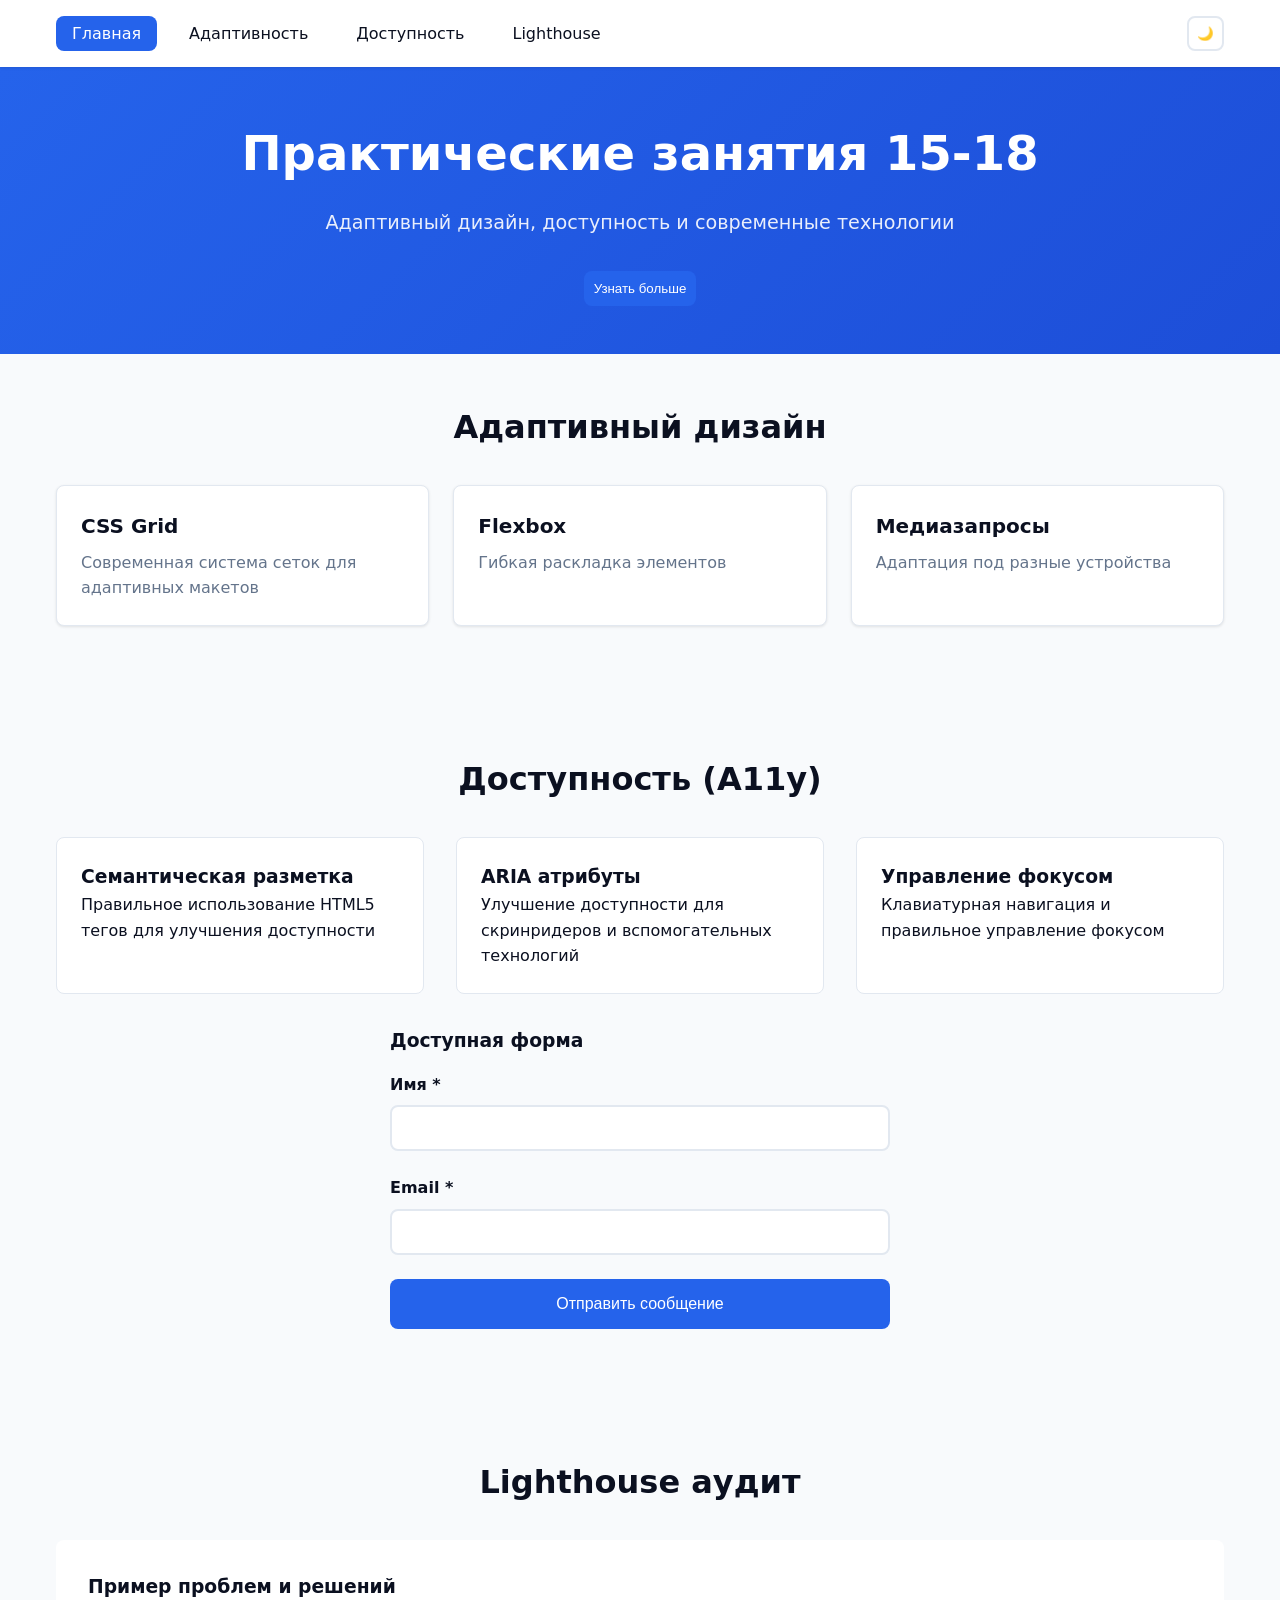
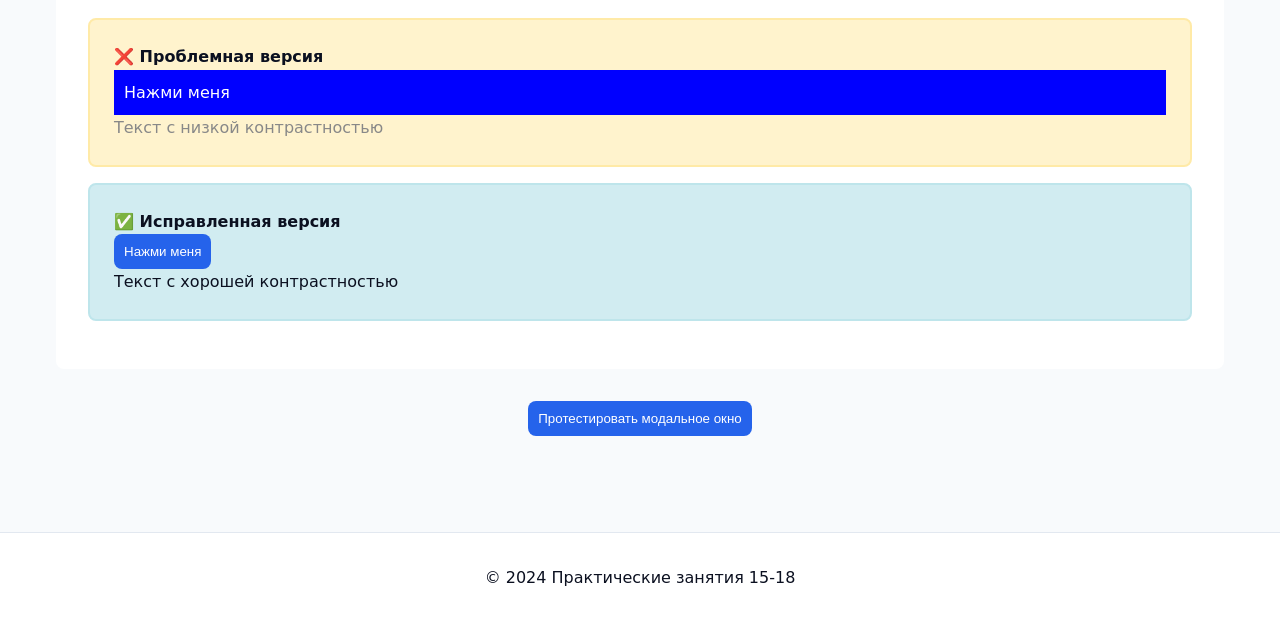
<file: src/index.html>
<!DOCTYPE html>
<html lang="ru">

<head>
    <meta charset="UTF-8">
    <meta name="viewport" content="width=device-width, initial-scale=1, viewport-fit=cover">
    <title>Практические занятия 15-18</title>
    <style>
        /* Базовые сбросы и переменные */
        :root {
            --primary-color: #2563eb;
            --primary-dark: #1d4ed8;
            --text-color: #0b1020;
            --text-light: #64748b;
            --bg-color: #f8fafc;
            --surface-color: #ffffff;
            --border-color: #e2e8f0;
            --error-color: #dc2626;
            --success-color: #16a34a;
            --space-xs: 0.5rem;
            --space-sm: 0.75rem;
            --space-md: 1rem;
            --space-lg: 1.5rem;
            --space-xl: 2rem;
            --space-2xl: 3rem;
            --radius: 0.5rem;
            --shadow: 0 1px 3px 0 rgb(0 0 0 / 0.1);
        }

        * {
            margin: 0;
            padding: 0;
            box-sizing: border-box;
        }

        body {
            font-family: system-ui, -apple-system, sans-serif;
            line-height: 1.6;
            background: var(--bg-color);
            color: var(--text-color);
            padding: 0;
        }

        /* Skip link для доступности */
        .skip-link {
            position: absolute;
            top: -100px;
            left: 10px;
            z-index: 10000;
            padding: 10px;
            background: #111;
            color: #fff;
            border-radius: var(--radius);
            text-decoration: none;
        }

        .skip-link:focus {
            top: 10px;
        }

        /* Навигация */
        .header {
            position: sticky;
            top: 0;
            background: var(--surface-color);
            box-shadow: var(--shadow);
            z-index: 100;
        }

        .nav {
            display: flex;
            justify-content: space-between;
            align-items: center;
            padding: 1rem;
            max-width: 1200px;
            margin: 0 auto;
        }

        .nav-list {
            display: flex;
            list-style: none;
            gap: 1rem;
        }

        .nav-link {
            color: var(--text-color);
            text-decoration: none;
            padding: 0.5rem 1rem;
            border-radius: var(--radius);
            transition: background-color 0.2s;
        }

        .nav-link:hover,
        .nav-link:focus {
            background: var(--primary-color);
            color: white;
        }

        .nav-link[aria-current="page"] {
            background: var(--primary-color);
            color: white;
        }

        /* Кнопка темы */
        .theme-toggle {
            background: var(--surface-color);
            border: 2px solid var(--border-color);
            padding: 0.5rem;
            border-radius: var(--radius);
            cursor: pointer;
        }

        /* Основной контент */
        .page {
            min-height: 100vh;
            display: flex;
            flex-direction: column;
        }

        main {
            flex: 1;
        }

        .container {
            max-width: 1200px;
            margin: 0 auto;
            padding: 0 1rem;
        }

        /* Герой секция */
        .hero {
            padding: 3rem 1rem;
            text-align: center;
            background: linear-gradient(135deg, var(--primary-color), var(--primary-dark));
            color: white;
        }

        .hero-title {
            font-size: clamp(1.5rem, 4vw, 3rem);
            margin-bottom: 1rem;
        }

        .hero-description {
            font-size: 1.2rem;
            margin-bottom: 2rem;
            opacity: 0.9;
        }

        /* Адаптивная сетка */
        .projects-preview-grid {
            display: grid;
            grid-template-columns: repeat(auto-fit, minmax(280px, 1fr));
            gap: 1.5rem;
            margin: 2rem 0;
        }

        .project-card {
            background: var(--surface-color);
            padding: 1.5rem;
            border-radius: var(--radius);
            box-shadow: var(--shadow);
            border: 1px solid var(--border-color);
        }

        .project-card-title {
            font-size: 1.25rem;
            margin-bottom: 0.5rem;
        }

        .project-card-description {
            color: var(--text-light);
        }

        /* Секции */
        .section {
            padding: 3rem 0;
        }

        .section-title {
            font-size: 2rem;
            text-align: center;
            margin-bottom: 2rem;
        }

        /* Демонстрация доступности */
        .a11y-demo {
            display: grid;
            grid-template-columns: repeat(auto-fit, minmax(300px, 1fr));
            gap: 2rem;
            margin: 2rem 0;
        }

        .a11y-component {
            background: var(--surface-color);
            padding: 1.5rem;
            border-radius: var(--radius);
            border: 1px solid var(--border-color);
        }

        /* Формы */
        .form-group {
            margin-bottom: 1.5rem;
        }

        .form-group label {
            display: block;
            margin-bottom: 0.5rem;
            font-weight: 600;
        }

        .form-group input,
        .form-group select,
        .form-group textarea {
            width: 100%;
            padding: 0.75rem;
            border: 2px solid var(--border-color);
            border-radius: var(--radius);
            font-size: 1rem;
        }

        .form-group input:focus,
        .form-group select:focus,
        .form-group textarea:focus {
            outline: none;
            border-color: var(--primary-color);
        }

        .submit-btn {
            background: var(--primary-color);
            color: white;
            border: none;
            padding: 1rem 2rem;
            border-radius: var(--radius);
            font-size: 1rem;
            cursor: pointer;
            width: 100%;
        }

        .submit-btn:hover {
            background: var(--primary-dark);
        }

        /* Lighthouse демонстрация */
        .lighthouse-demo {
            background: var(--surface-color);
            padding: 2rem;
            border-radius: var(--radius);
            margin: 2rem 0;
        }

        .problem-section {
            background: #fff3cd;
            border: 2px solid #ffeaa7;
            padding: 1.5rem;
            border-radius: var(--radius);
            margin: 1rem 0;
        }

        .solution-section {
            background: #d1ecf1;
            border: 2px solid #bee5eb;
            padding: 1.5rem;
            border-radius: var(--radius);
            margin: 1rem 0;
        }

        .bad-btn {
            background: blue;
            color: white;
            padding: 10px;
            border: none;
            cursor: pointer;
        }

        .good-btn {
            background: var(--primary-color);
            color: white;
            padding: 10px;
            border: none;
            cursor: pointer;
            border-radius: var(--radius);
        }

        /* Модальное окно */
        .overlay {
            display: none;
            position: fixed;
            top: 0;
            left: 0;
            width: 100%;
            height: 100%;
            background: rgba(0, 0, 0, 0.5);
            z-index: 1000;
        }

        .modal {
            display: none;
            position: fixed;
            top: 50%;
            left: 50%;
            transform: translate(-50%, -50%);
            background: var(--surface-color);
            padding: 2rem;
            border-radius: var(--radius);
            box-shadow: 0 10px 30px rgba(0, 0, 0, 0.3);
            z-index: 1001;
            max-width: 500px;
            width: 90%;
        }

        .close-btn {
            position: absolute;
            top: 1rem;
            right: 1rem;
            background: none;
            border: none;
            font-size: 1.5rem;
            cursor: pointer;
        }

        /* Футер */
        .footer {
            background: var(--surface-color);
            padding: 2rem 0;
            text-align: center;
            border-top: 1px solid var(--border-color);
            margin-top: 3rem;
        }

        /* Утилиты */
        .visually-hidden {
            position: absolute;
            width: 1px;
            height: 1px;
            padding: 0;
            margin: -1px;
            overflow: hidden;
            clip: rect(0, 0, 0, 0);
            border: 0;
        }

        /* Адаптивность */
        @media (max-width: 768px) {
            .nav {
                flex-direction: column;
                gap: 1rem;
            }

            .nav-list {
                flex-wrap: wrap;
                justify-content: center;
            }

            .a11y-demo {
                grid-template-columns: 1fr;
            }
        }

        /* Фокус для доступности */
        button:focus,
        input:focus,
        select:focus,
        textarea:focus,
        a:focus {
            outline: 2px solid var(--primary-color);
            outline-offset: 2px;
        }
    </style>
</head>

<body>
    <!-- Skip link для доступности -->
    <a class="skip-link" href="#main">Перейти к основному содержимому</a>

    <div class="page">
        <!-- Навигация -->
        <header class="header">
            <nav class="nav" aria-label="Основная навигация">
                <ul class="nav-list">
                    <li><a href="#home" class="nav-link" aria-current="page">Главная</a></li>
                    <li><a href="#adaptive" class="nav-link">Адаптивность</a></li>
                    <li><a href="#accessibility" class="nav-link">Доступность</a></li>
                    <li><a href="#lighthouse" class="nav-link">Lighthouse</a></li>
                </ul>

                <button class="theme-toggle" aria-label="Переключить тему">
                    🌙
                </button>
            </nav>
        </header>

        <main id="main">
            <!-- Герой секция -->
            <section class="hero" id="home">
                <div class="container">
                    <h1 class="hero-title">Практические занятия 15-18</h1>
                    <p class="hero-description">Адаптивный дизайн, доступность и современные технологии</p>
                    <button class="good-btn open-modal-btn">Узнать больше</button>
                </div>
            </section>

            <!-- Адаптивность -->
            <section class="section" id="adaptive">
                <div class="container">
                    <h2 class="section-title">Адаптивный дизайн</h2>

                    <div class="projects-preview-grid">
                        <article class="project-card">
                            <h3 class="project-card-title">CSS Grid</h3>
                            <p class="project-card-description">Современная система сеток для адаптивных макетов</p>
                        </article>
                        <article class="project-card">
                            <h3 class="project-card-title">Flexbox</h3>
                            <p class="project-card-description">Гибкая раскладка элементов</p>
                        </article>
                        <article class="project-card">
                            <h3 class="project-card-title">Медиазапросы</h3>
                            <p class="project-card-description">Адаптация под разные устройства</p>
                        </article>
                    </div>
                </div>
            </section>

            <!-- Доступность -->
            <section class="section section-light" id="accessibility">
                <div class="container">
                    <h2 class="section-title">Доступность (A11y)</h2>

                    <div class="a11y-demo">
                        <div class="a11y-component">
                            <h3>Семантическая разметка</h3>
                            <p>Правильное использование HTML5 тегов для улучшения доступности</p>
                        </div>
                        <div class="a11y-component">
                            <h3>ARIA атрибуты</h3>
                            <p>Улучшение доступности для скринридеров и вспомогательных технологий</p>
                        </div>
                        <div class="a11y-component">
                            <h3>Управление фокусом</h3>
                            <p>Клавиатурная навигация и правильное управление фокусом</p>
                        </div>
                    </div>

                    <!-- Форма -->
                    <div style="max-width: 500px; margin: 2rem auto;">
                        <h3 style="color: var(--text-color); margin-bottom: 1rem;">Доступная форма</h3>
                        <form class="contact-form">
                            <div class="form-group">
                                <label for="name">Имя *</label>
                                <input type="text" id="name" name="name" required aria-required="true">
                            </div>
                            <div class="form-group">
                                <label for="email">Email *</label>
                                <input type="email" id="email" name="email" required aria-required="true">
                            </div>
                            <button type="submit" class="submit-btn">Отправить сообщение</button>
                        </form>
                    </div>
                </div>
            </section>


            <!-- Lighthouse -->
            <section class="section" id="lighthouse">
                <div class="container">
                    <h2 class="section-title">Lighthouse аудит</h2>

                    <div class="lighthouse-demo">
                        <h3>Пример проблем и решений</h3>

                        <div class="problem-section">
                            <h4>❌ Проблемная версия</h4>
                            <div class="bad-btn">Нажми меня</div>
                            <p style="color: #888;">Текст с низкой контрастностью</p>
                        </div>

                        <div class="solution-section">
                            <h4>✅ Исправленная версия</h4>
                            <button class="good-btn">Нажми меня</button>
                            <p>Текст с хорошей контрастностью</p>
                        </div>
                    </div>

                    <div style="text-align: center; margin-top: 2rem;">
                        <button class="good-btn open-modal-btn">Протестировать модальное окно</button>
                    </div>
                </div>
            </section>
        </main>

        <footer class="footer">
            <div class="container">
                <p>&copy; 2024 Практические занятия 15-18</p>
            </div>
        </footer>
    </div>

    <!-- Модальное окно -->
    <div class="overlay" id="overlay"></div>
    <div class="modal" id="modal">
        <h2>Доступное модальное окно</h2>
        <p>Это демонстрация правильно реализованного модального окна с управлением фокусом.</p>
        <button class="close-btn" aria-label="Закрыть">×</button>
    </div>

    <script>
        // Управление модальным окном
        const modal = document.getElementById('modal');
        const overlay = document.getElementById('overlay');
        const openButtons = document.querySelectorAll('.open-modal-btn');
        const closeButton = document.querySelector('.close-btn');

        function openModal() {
            modal.style.display = 'block';
            overlay.style.display = 'block';
            closeButton.focus();
        }

        function closeModal() {
            modal.style.display = 'none';
            overlay.style.display = 'none';
        }

        // Обработчики событий
        openButtons.forEach(btn => {
            btn.addEventListener('click', openModal);
        });

        closeButton.addEventListener('click', closeModal);
        overlay.addEventListener('click', closeModal);

        // Закрытие по Escape
        document.addEventListener('keydown', function (e) {
            if (e.key === 'Escape') {
                closeModal();
            }
        });

        // Управление темой
        const themeToggle = document.querySelector('.theme-toggle');
        themeToggle.addEventListener('click', function () {
            const isDark = document.body.style.backgroundColor === 'rgb(15, 23, 42)';
            if (isDark) {
                document.body.style.backgroundColor = '';
                document.body.style.color = '';
                themeToggle.textContent = '🌙';
            } else {
                document.body.style.backgroundColor = '#0f172a';
                document.body.style.color = '#e2e8f0';
                themeToggle.textContent = '☀️';
            }
        });

        // Валидация формы
        const form = document.querySelector('.contact-form');
        form.addEventListener('submit', function (e) {
            e.preventDefault();
            alert('Форма отправлена!');
            form.reset();
        });

        console.log('Сайт загружен и готов к работе!');
    </script>
</body>

</html>
</file>
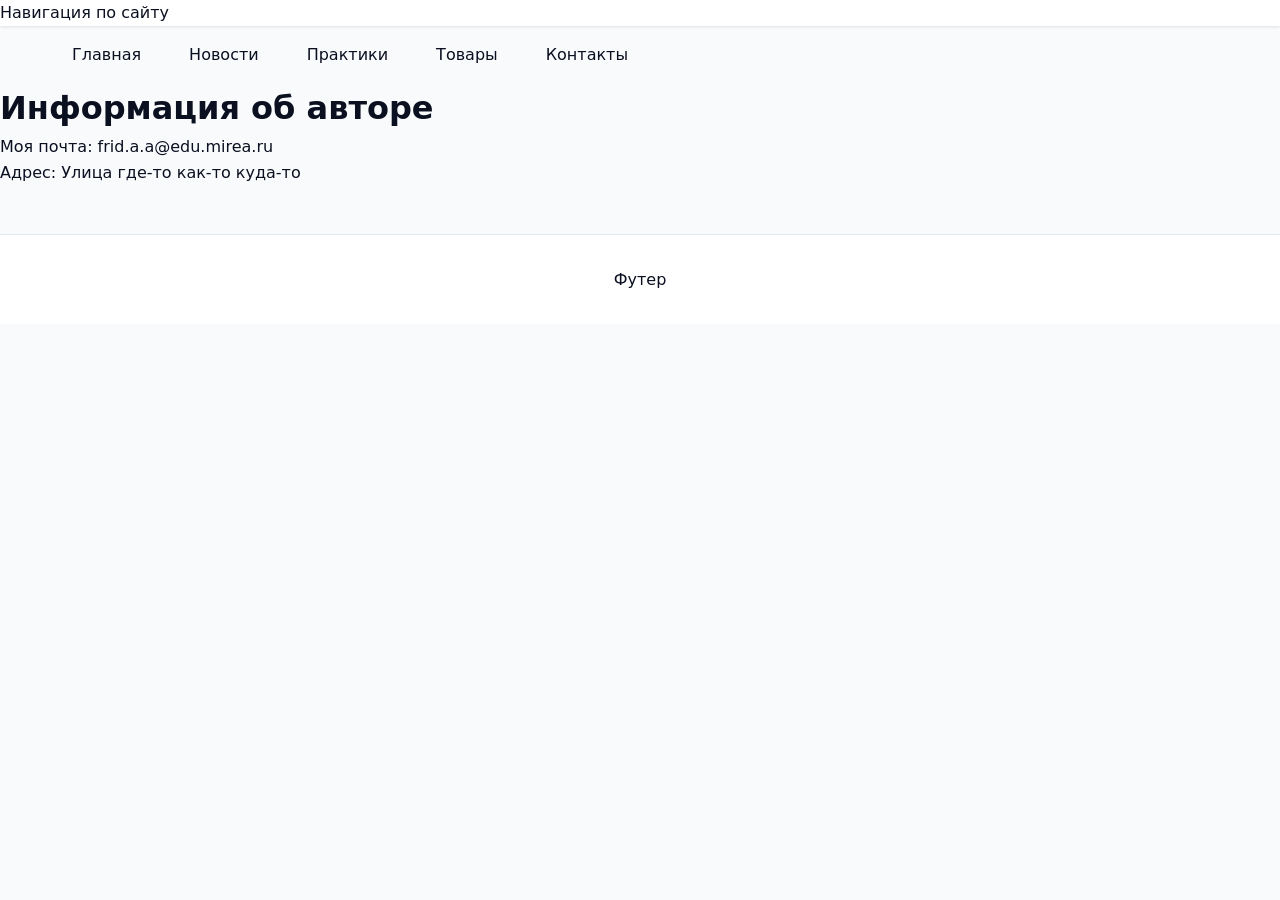
<file: src/contacts.html>
<!DOCTYPE html>
<html lang="ru">
<head>
    <meta charset="UTF-8">
    <meta name="viewport" content="width=device-width, initial-scale=1.0">
    <title>Контакты</title>
    <link rel="icon" type="image/x-icon" href="favicon.ico">
    <link rel="stylesheet" href="css/style/styles.css">
</head>
<body>
    <div class="page-container">
            <div class="header">Навигация по сайту</div>
            <div class="nav">
                <ul class="nav-list">
                    <li class="nav-item"><a class="nav-link" href="index.html">Главная</a></li>
                    <li class="nav-item"><a class="nav-link" href="news.html">Новости</a></li>
                    <li class="nav-item"><a class="nav-link" href="practices.html">Практики</a></li> 
                    <li class="nav-item"><a class="nav-link" href="goods.html">Товары</a></li>
                    <li class="nav-item"><a class="nav-link" href="contacts.html">Контакты</a></li>
                </ul>
            </div>
            <div class="content">
                <div class="profile-header">
                    <h1 class="profile-title">Информация об авторе</h1>
                </div>
            <div class="news">
                
                    <div class=>Моя почта: frid.a.a@edu.mirea.ru</div>
                </div>
            <div class="news">
                
                    <div class=>Адрес: Улица где-то как-то куда-то
                    </div>
                </div>
        <div class="footer">Футер</div>    
        </div>
    </body>
</html>
</file>
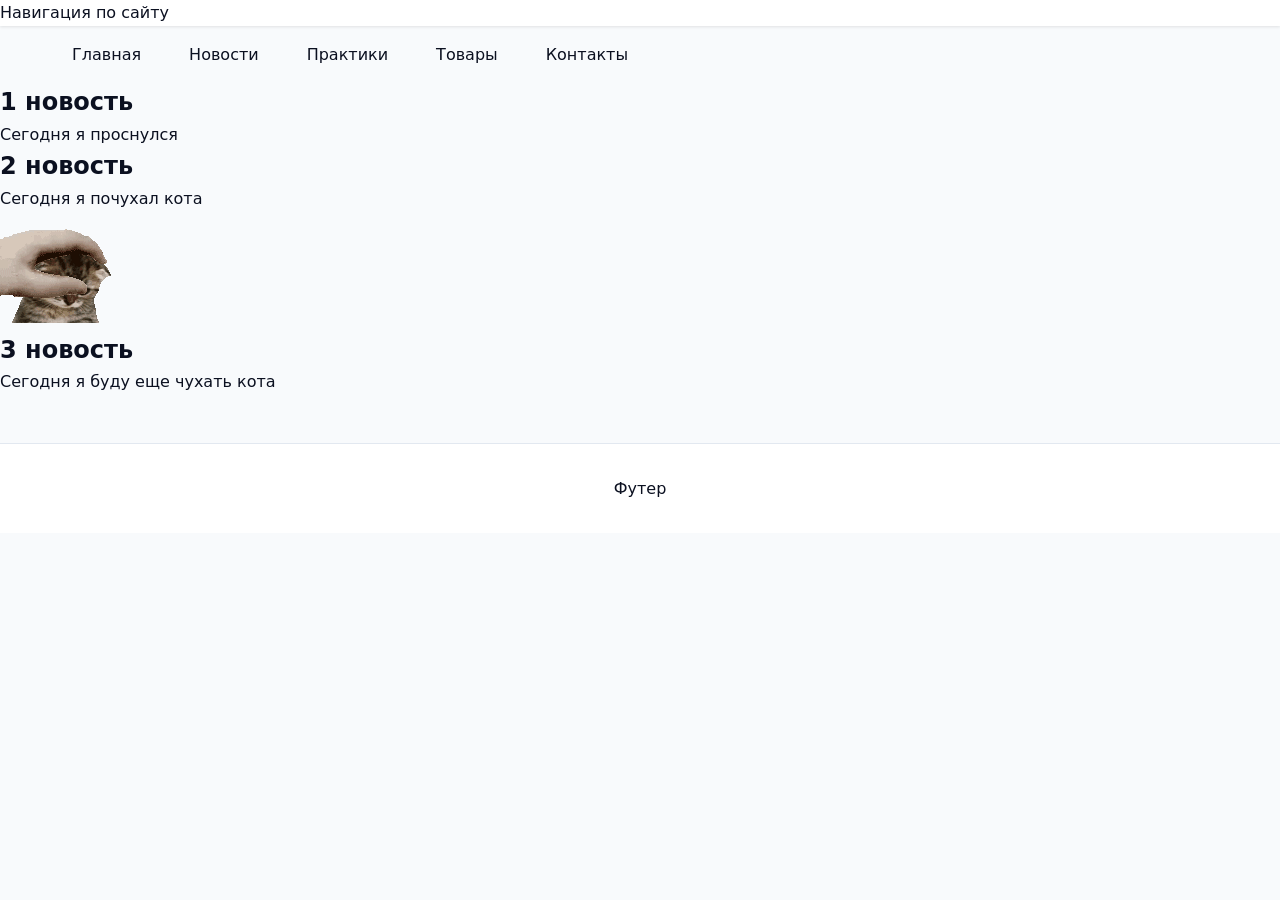
<file: src/news.html>
<!DOCTYPE html>
<html lang="ru">

<head>
    <meta charset="UTF-8">
    <meta name="viewport" content="width=device-width, initial-scale=1.0">
    <title>Семестровая работа</title>
    <link rel="stylesheet" href="css/style/styles.css">
</head>

<body>
    <div class="page-container">
        <div class="header">Навигация по сайту</div>
        <div class="nav">
            <ul class="nav-list">
                <li class="nav-item"><a class="nav-link" href="index.html">Главная</a></li>
                <li class="nav-item"><a class="nav-link" href="news.html">Новости</a></li>
                <li class="nav-item"><a class="nav-link" href="practices.html">Практики</a></li>
                <li class="nav-item"><a class="nav-link" href="goods.html">Товары</a></li>
                <li class="nav-item"><a class="nav-link" href="contacts.html">Контакты</a></li>
            </ul>
        </div>
        <div class="news">
            <h2>1 новость</h2>
            <p>Сегодня я проснулся</p>
        </div>
        <div class="news">
            <h2>2 новость</h2>
            <p>Сегодня я почухал кота</p>
            <img src="images/sadness-sad-kitty.gif" alt="кот" class="float-left">
        </div>
        <div class="news">
            <h2>3 новость</h2>
            <p>Сегодня я буду еще чухать кота</p>
        </div>
        <div class="footer">Футер</div>
    </div>
</body>

</html>
</file>
<file: src/css/style/styles.css>
/* Базовые сбросы и переменные */
:root {
    --primary-color: #2563eb;
    --primary-dark: #1d4ed8;
    --text-color: #0b1020;
    --text-light: #64748b;
    --bg-color: #f8fafc;
    --surface-color: #ffffff;
    --border-color: #e2e8f0;
    --error-color: #dc2626;
    --success-color: #16a34a;
    --space-xs: 0.5rem;
    --space-sm: 0.75rem;
    --space-md: 1rem;
    --space-lg: 1.5rem;
    --space-xl: 2rem;
    --space-2xl: 3rem;
    --radius: 0.5rem;
    --shadow: 0 1px 3px 0 rgb(0 0 0 / 0.1);
}

[data-theme="dark"] {
    --text-color: #e2e8f0;
    --text-light: #94a3b8;
    --bg-color: #0f172a;
    --surface-color: #1e293b;
    --border-color: #334155;
    --primary-color: #3b82f6;
    --primary-dark: #2563eb;
}

* {
    margin: 0;
    padding: 0;
    box-sizing: border-box;
}

body {
    font-family: system-ui, -apple-system, sans-serif;
    line-height: 1.6;
    background: var(--bg-color);
    color: var(--text-color);
    padding: 0;
    transition: background-color 0.3s ease, color 0.3s ease;
}

/* Skip link для доступности */
.skip-link {
    position: absolute;
    top: -100px;
    left: 10px;
    z-index: 10000;
    padding: 10px;
    background: #111;
    color: #fff;
    border-radius: var(--radius);
    text-decoration: none;
}

.skip-link:focus {
    top: 10px;
}

/* Навигация */
.header {
    position: sticky;
    top: 0;
    background: var(--surface-color);
    box-shadow: var(--shadow);
    z-index: 100;
    transition: background-color 0.3s ease;
}

.nav {
    display: flex;
    justify-content: space-between;
    align-items: center;
    padding: 1rem;
    max-width: 1200px;
    margin: 0 auto;
}

.nav-list {
    display: flex;
    list-style: none;
    gap: 1rem;
}

.nav-link {
    color: var(--text-color);
    text-decoration: none;
    padding: 0.5rem 1rem;
    border-radius: var(--radius);
    transition: all 0.3s ease;
}

.nav-link:hover,
.nav-link:focus {
    background: var(--primary-color);
    color: white;
}

.nav-link[aria-current="page"] {
    background: var(--primary-color);
    color: white;
}

/* Кнопка темы */
.theme-toggle {
    background: var(--surface-color);
    border: 2px solid var(--border-color);
    padding: 0.5rem;
    border-radius: var(--radius);
    cursor: pointer;
    color: var(--text-color);
    transition: all 0.3s ease;
}

.theme-toggle:hover {
    border-color: var(--primary-color);
}

/* Основной контент */
.page {
    min-height: 100vh;
    display: flex;
    flex-direction: column;
}

main {
    flex: 1;
}

.container {
    max-width: 1200px;
    margin: 0 auto;
    padding: 0 1rem;
}

/* Герой секция */
.hero {
    padding: 3rem 1rem;
    text-align: center;
    background: linear-gradient(135deg, var(--primary-color), var(--primary-dark));
    color: white;
}

.hero-title {
    font-size: clamp(1.5rem, 4vw, 3rem);
    margin-bottom: 1rem;
}

.hero-description {
    font-size: 1.2rem;
    margin-bottom: 2rem;
    opacity: 0.9;
}

/* Адаптивная сетка */
.projects-preview-grid {
    display: grid;
    grid-template-columns: repeat(auto-fit, minmax(280px, 1fr));
    gap: 1.5rem;
    margin: 2rem 0;
}

.project-card {
    background: var(--surface-color);
    padding: 1.5rem;
    border-radius: var(--radius);
    box-shadow: var(--shadow);
    border: 1px solid var(--border-color);
    transition: all 0.3s ease;
}

.project-card-title {
    font-size: 1.25rem;
    margin-bottom: 0.5rem;
    color: var(--text-color);
}

.project-card-description {
    color: var(--text-light);
}

/* Секции */
.section {
    padding: 3rem 0;
}

.section-title {
    font-size: 2rem;
    text-align: center;
    margin-bottom: 2rem;
    color: var(--text-color);
}

/* Демонстрация доступности */
.a11y-demo {
    display: grid;
    grid-template-columns: repeat(auto-fit, minmax(300px, 1fr));
    gap: 2rem;
    margin: 2rem 0;
}

.a11y-component {
    background: var(--surface-color);
    padding: 1.5rem;
    border-radius: var(--radius);
    border: 1px solid var(--border-color);
    transition: all 0.3s ease;
}

.a11y-component h3 {
    color: var(--text-color);
    margin-bottom: 1rem;
}

.a11y-component p {
    color: var(--text-light);
}

/* Формы */
.form-group {
    margin-bottom: 1.5rem;
}

.form-group label {
    display: block;
    margin-bottom: 0.5rem;
    font-weight: 600;
    color: var(--text-color);
}

.form-group input,
.form-group select,
.form-group textarea {
    width: 100%;
    padding: 0.75rem;
    border: 2px solid var(--border-color);
    border-radius: var(--radius);
    font-size: 1rem;
    background: var(--surface-color);
    color: var(--text-color);
    transition: all 0.3s ease;
}

.form-group input:focus,
.form-group select:focus,
.form-group textarea:focus {
    outline: none;
    border-color: var(--primary-color);
}

.submit-btn {
    background: var(--primary-color);
    color: white;
    border: none;
    padding: 1rem 2rem;
    border-radius: var(--radius);
    font-size: 1rem;
    cursor: pointer;
    width: 100%;
    transition: background-color 0.3s ease;
}

.submit-btn:hover {
    background: var(--primary-dark);
}

/* Lighthouse демонстрация */
.lighthouse-demo {
    background: var(--surface-color);
    padding: 2rem;
    border-radius: var(--radius);
    margin: 2rem 0;
    border: 1px solid var(--border-color);
    transition: all 0.3s ease;
}

.lighthouse-demo h3 {
    color: var(--text-color);
    margin-bottom: 1rem;
}

.problem-section {
    background: #fff3cd;
    border: 2px solid #ffeaa7;
    padding: 1.5rem;
    border-radius: var(--radius);
    margin: 1rem 0;
}

[data-theme="dark"] .problem-section {
    background: #5a4a00;
    border-color: #7c5e00;
    color: #fff;
}

.solution-section {
    background: #d1ecf1;
    border: 2px solid #bee5eb;
    padding: 1.5rem;
    border-radius: var(--radius);
    margin: 1rem 0;
}

[data-theme="dark"] .solution-section {
    background: #004455;
    border-color: #006680;
    color: #fff;
}

.problem-section h4,
.solution-section h4 {
    margin-bottom: 1rem;
}

.bad-btn {
    background: blue;
    color: white;
    padding: 10px;
    border: none;
    cursor: pointer;
    border-radius: var(--radius);
}

.good-btn {
    background: var(--primary-color);
    color: white;
    padding: 10px 20px;
    border: none;
    cursor: pointer;
    border-radius: var(--radius);
    transition: background-color 0.3s ease;
}

.good-btn:hover {
    background: var(--primary-dark);
}

/* Модальное окно */
.overlay {
    display: none;
    position: fixed;
    top: 0;
    left: 0;
    width: 100%;
    height: 100%;
    background: rgba(0,0,0,0.5);
    z-index: 1000;
}

.modal {
    display: none;
    position: fixed;
    top: 50%;
    left: 50%;
    transform: translate(-50%, -50%);
    background: var(--surface-color);
    padding: 2rem;
    border-radius: var(--radius);
    box-shadow: 0 10px 30px rgba(0,0,0,0.3);
    z-index: 1001;
    max-width: 500px;
    width: 90%;
    color: var(--text-color);
    transition: all 0.3s ease;
}

.modal h2 {
    color: var(--text-color);
    margin-bottom: 1rem;
}

.modal p {
    color: var(--text-light);
    margin-bottom: 1.5rem;
}

.close-btn {
    position: absolute;
    top: 1rem;
    right: 1rem;
    background: none;
    border: none;
    font-size: 1.5rem;
    cursor: pointer;
    color: var(--text-color);
    transition: color 0.3s ease;
}

.close-btn:hover {
    color: var(--primary-color);
}

/* Футер */
.footer {
    background: var(--surface-color);
    padding: 2rem 0;
    text-align: center;
    border-top: 1px solid var(--border-color);
    margin-top: 3rem;
    transition: all 0.3s ease;
}

.footer p {
    color: var(--text-light);
}

/* Утилиты */
.visually-hidden {
    position: absolute;
    width: 1px;
    height: 1px;
    padding: 0;
    margin: -1px;
    overflow: hidden;
    clip: rect(0, 0, 0, 0);
    border: 0;
}

/* Адаптивность */
@media (max-width: 768px) {
    .nav {
        flex-direction: column;
        gap: 1rem;
    }

    .nav-list {
        flex-wrap: wrap;
        justify-content: center;
    }

    .a11y-demo {
        grid-template-columns: 1fr;
    }
    
    .projects-preview-grid {
        grid-template-columns: 1fr;
    }
}

/* Фокус для доступности */
button:focus,
input:focus,
select:focus,
textarea:focus,
a:focus {
    outline: 2px solid var(--primary-color);
    outline-offset: 2px;
}

/* Секция с серым фоном */
.section-light {
    background: #f8f9fa;
}

[data-theme="dark"] .section-light {
    background: #1e293b;
}
</file>
